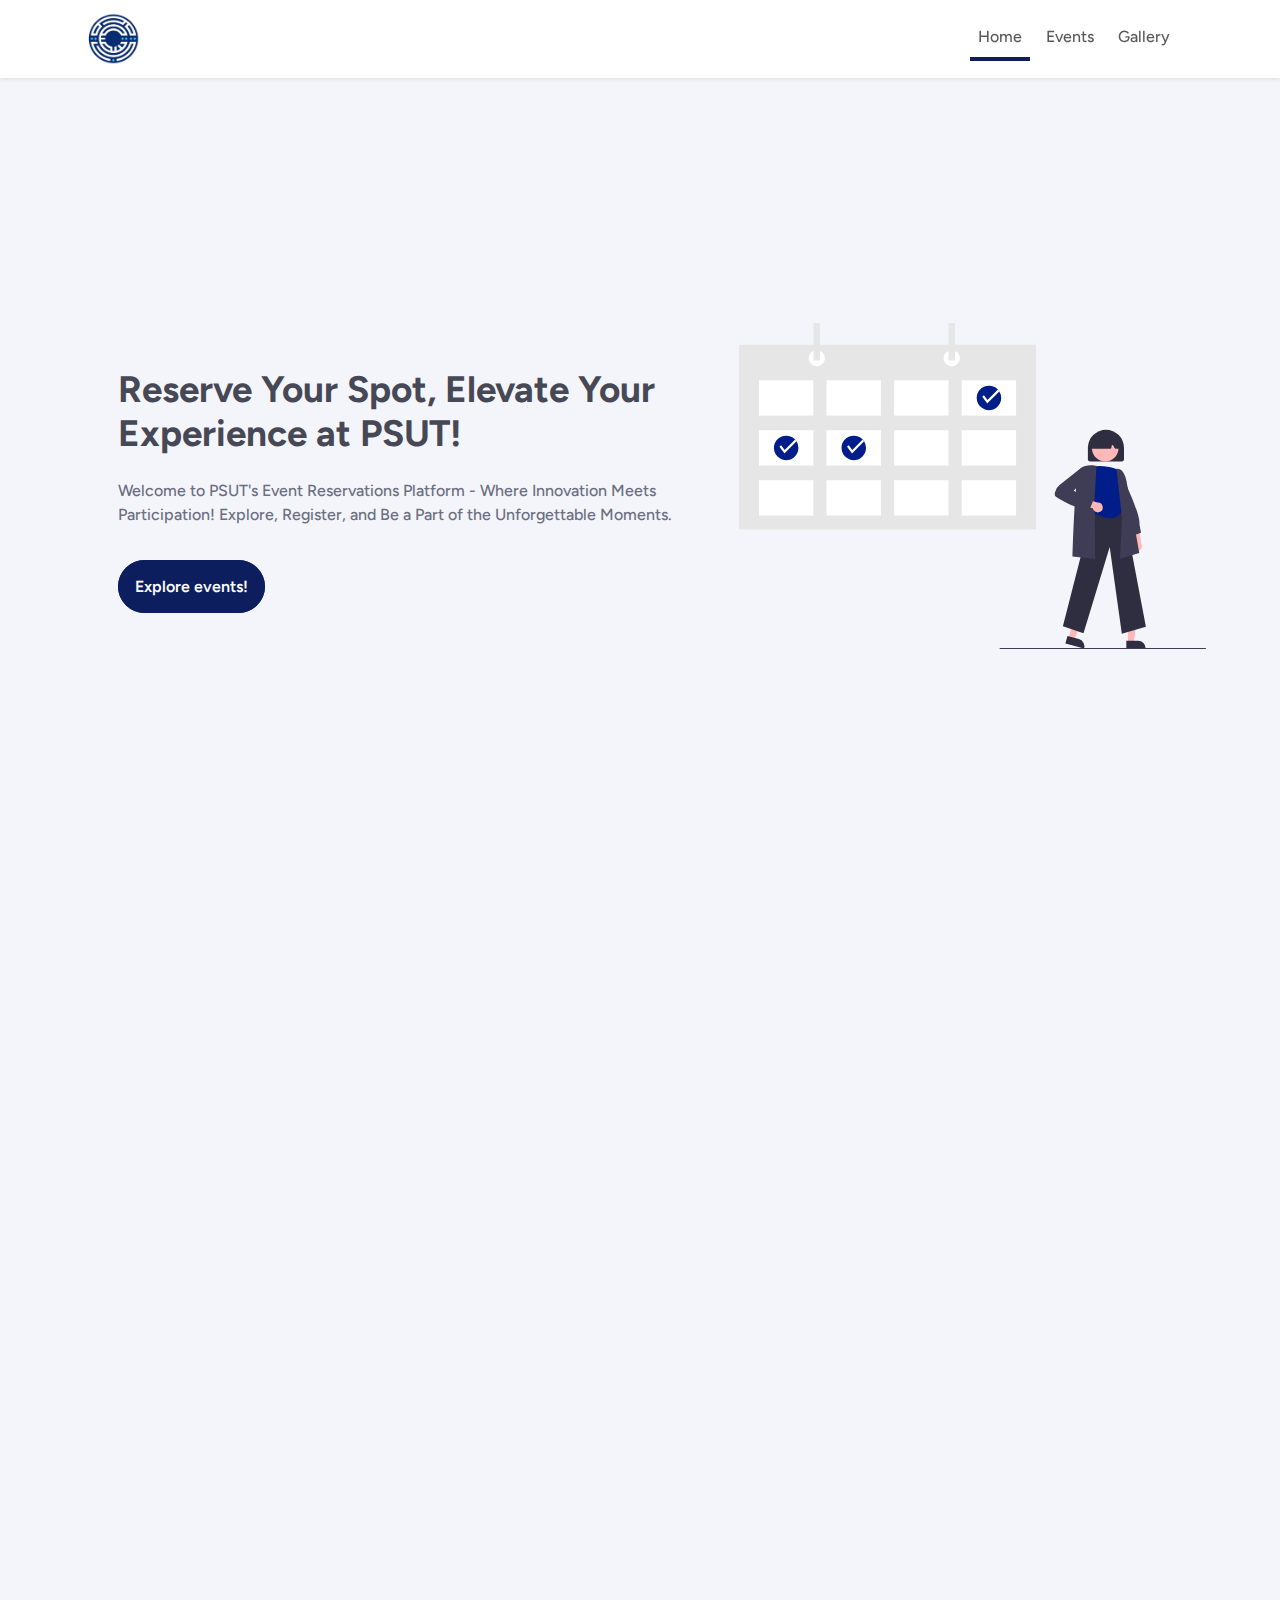
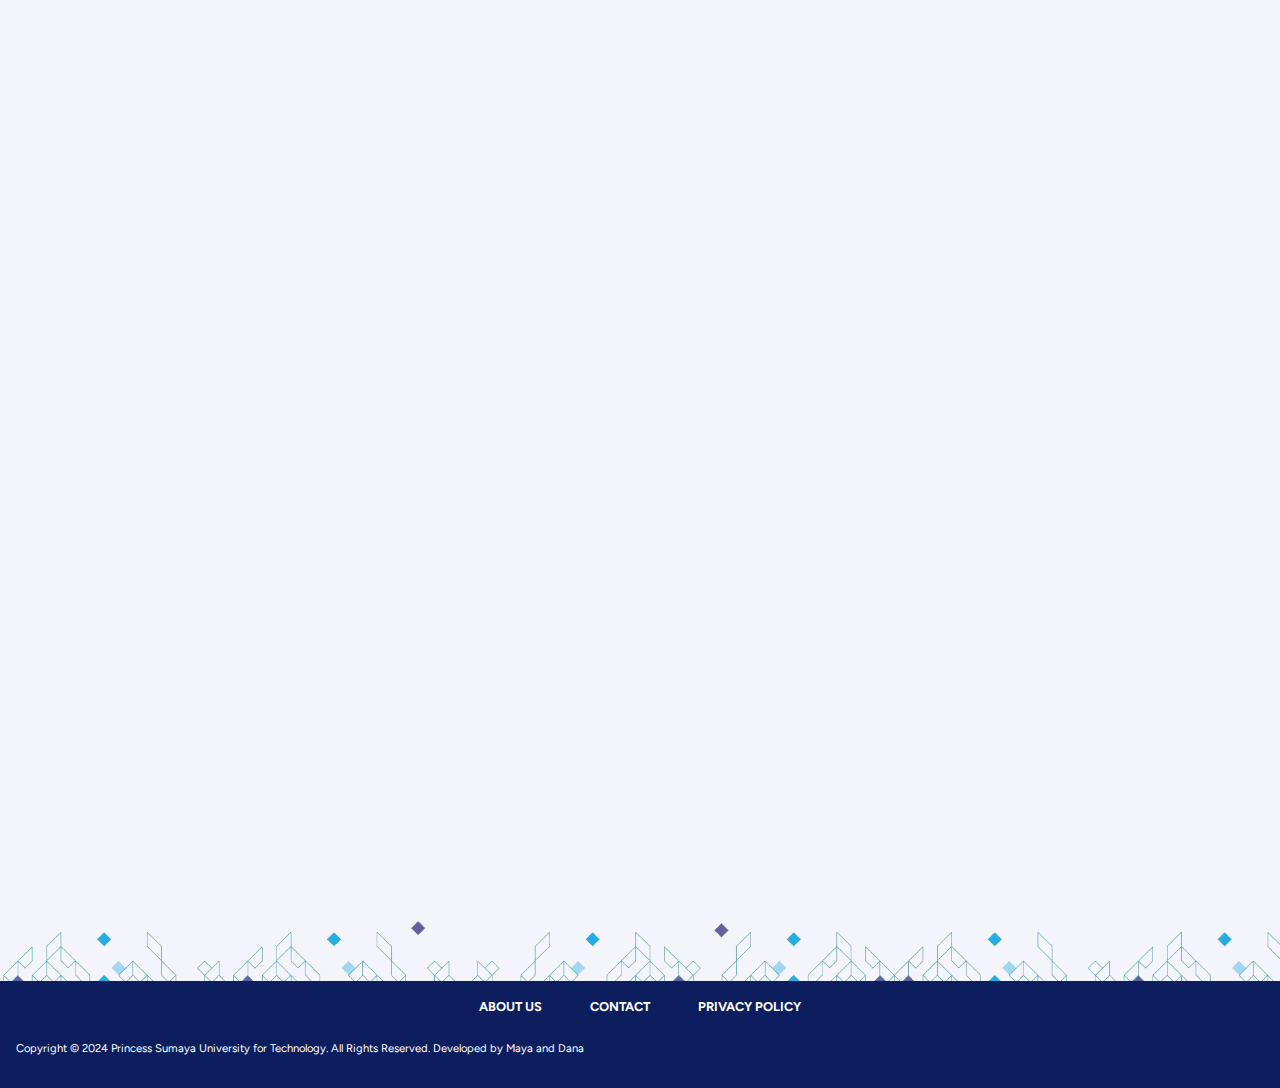
<file: index.html>
<!DOCTYPE html>
<html lang="en">

<head>
    <meta charset="UTF-8">
    <meta name="viewport" content="width=device-width, initial-scale=1.0">
    <title>PSUT - Home</title>

    <!-- Font Awesome -->
    <link rel="stylesheet" href="https://cdnjs.cloudflare.com/ajax/libs/font-awesome/6.5.2/css/all.min.css"
        integrity="sha512-SnH5WK+bZxgPHs44uWIX+LLJAJ9/2PkPKZ5QiAj6Ta86w+fsb2TkcmfRyVX3pBnMFcV7oQPJkl9QevSCWr3W6A=="
        crossorigin="anonymous" referrerpolicy="no-referrer" />

    <!-- Google Font -->
    <link rel="preconnect" href="https://fonts.googleapis.com">
    <link rel="preconnect" href="https://fonts.gstatic.com" crossorigin>
    <link href="https://fonts.googleapis.com/css2?family=Figtree:ital,wght@0,300..900;1,300..900&display=swap"
        rel="stylesheet">

    <!-- Bootstrap CSS-->
    <link href="https://cdn.jsdelivr.net/npm/bootstrap@5.3.3/dist/css/bootstrap.min.css" rel="stylesheet"
        integrity="sha384-QWTKZyjpPEjISv5WaRU9OFeRpok6YctnYmDr5pNlyT2bRjXh0JMhjY6hW+ALEwIH" crossorigin="anonymous">

    <!-- CSS -->
    <link rel="stylesheet" href="./styles.css">


</head>

<body>
    <!-- Navigation Bar -->
    <nav class="navbar fixed-top navbar-expand-lg shadow-sm">
        <div class="container">
            <a class="navbar-brand" href="#">
                <img src="./assets/images/logo.png" alt="PSUT logo">
            </a>
            <button class="navbar-toggler" type="button" data-bs-toggle="offcanvas" data-bs-target="#offcanvasNavbar"
                aria-controls="offcanvasNavbar" aria-label="Toggle navigation">
                <span class="navbar-toggler-icon"></span>
            </button>
            <div class="offcanvas offcanvas-end" tabindex="-1" id="offcanvasNavbar"
                aria-labelledby="offcanvasNavbarLabel">
                <div class="offcanvas-header">
                    <img src="./assets/images/logo.png" alt="PSUT logo" height="50">
                    <button type="button" class="btn-close" data-bs-dismiss="offcanvas" aria-label="Close"></button>
                </div>
                <div class="offcanvas-body">
                    <ul class="navbar-nav justify-content-end flex-grow-1 px-3 gap-3 gap-lg-0">
                        <li class="nav-item mx-1 text-center active">
                            <a class="nav-link" aria-label="Go to the home page" href="#">Home</a>
                        </li>
                        <li class="nav-item mx-1 text-center">
                            <a class="nav-link" aria-label="Go to the events page" href="./events.html">Events</a>
                        </li>
                        <li class="nav-item mx-1 text-center">
                            <a class="nav-link" aria-label="Go to PSUT's gallery" href="./gallery.html">Gallery</a>
                        </li>
                    </ul>

                </div>
            </div>
        </div>
    </nav>

    <!-- Hero Section -->
    <main class="hero-section my-4 mx-3 m-lg-5 d-flex align-items-center hidden">
        <div class="container hidden">
            <div class="row">
                <div class="col-12 col-lg-7 hero-text p-0 p-lg-5 text-center text-lg-start">
                    <h1 class="fw-bold mb-3 mb-lg-4 hidden">Reserve Your Spot, Elevate Your Experience at PSUT!</h1>
                    <p class="mb-4 mb-lg-5 hidden">Welcome to PSUT's Event Reservations Platform - Where
                        Innovation Meets Participation! Explore, Register, and Be a Part of the Unforgettable Moments.
                    </p>
                    <a href="./events.html" aria-label="Go to the events page" class="rounded-pill hidden">Explore
                        events!</a>
                </div>
                <div class="hidden col-12 col-lg-5 p-1 hero-illustration order-first order-lg-last mb-4">
                    <img class="object-fit-fill" src="./assets/images/online-calendar.svg"
                        alt="Online Calendar Illustration" width="100%">
                </div>
            </div>
        </div>
    </main>


    <section class="pepper px-3 p-lg-5 pb-lg-0 d-flex hidden">
        <div class="container hidden">
            <div class="row">
                <div class="hidden col-12 p-0 col-lg-6 align-self-end order-last order-lg-first">
                    <img src="./assets/images/pepper.png" alt="PSUT'S Robot, Pepper.">
                </div>
                <div class="hidden col-12 col-lg-6 my-4 text-center d-flex flex-column justify-content-center gap-3  ">
                    <h2 class="hidden">Meet Pepper: Your Campus Companion</h2>
                    <div class="audio hidden">
                        <audio controls>
                            <source src="./assets/audio/audio_edited.mp3">
                        </audio>
                    </div>
                </div>
            </div>
        </div>
    </section>

    <section class="recent-events d-flex align-items-center hidden">
        <div class="container my-5 my-lg-3 px-4">
            <div class="row justify-content-center gap-4">
                <div class="hidden col-12 text-center fw-bold py-5">
                    <h2 class="hidden">Recent Events</h2>
                </div>
                <div class="hidden col-12 col-lg-3 d-flex justify-content-center p-0">
                    <div class="card d-flex justify-content-center h-100">
                        <img src="./assets/images/events/google.jpeg" class="card-img-top h-50"
                            alt="Google Cloud Platform Workshop Image">
                        <div class="card-body d-flex flex-column justify-content-between">
                            <h5 class="card-title">Introduction to Google Cloud Platform</h5>
                            <p class="card-text">Dive into the future of tech with GDSC PSUT's exclusive 'Introduction
                                to Google Cloud Platform' Workshop!
                            </p>
                            <a href="#" class="btn rounded-pill">RSVP</a>
                        </div>
                        <div class="card-footer">
                            <div class="tags d-flex gap-2">
                                <span class="tag cs-tag">CS:2</span>
                                <span class="tag status-tag">OPEN</span>
                            </div>
                        </div>
                    </div>
                </div>
                <div class="hidden col-12 col-lg-3 d-flex justify-content-center p-0">
                    <div class="card h-100">
                        <img src="./assets/images/events/reactjs.png" class="card-img-top h-50 "
                            alt="ReactJS Bootcamp Image">
                        <div class="card-body d-flex flex-column justify-content-between">
                            <h5 class="card-title">ReactJS Bootcamp</h5>
                            <p class="card-text">Dive deep into the world of React with an intensive React bootcamp! 🚀
                            </p>
                            <a href="#" class="btn rounded-pill">RSVP</a>
                        </div>
                        <div class="card-footer">
                            <div class="tags d-flex gap-2">
                                <span class="tag cs-tag">CS:0</span>
                                <span class="tag status-tag">OPEN</span>
                            </div>
                        </div>
                    </div>
                </div>
                <div class="hidden col-12 col-lg-3 d-flex justify-content-center p-0">
                    <div class="card d-flex justify-content-center h-100">
                        <img src="./assets/images/events/python.jpeg" class="card-img-top h-50"
                            alt="AI and Data Certification Image">
                        <div class="card-body d-flex flex-column justify-content-between">
                            <h5 class="card-title">Python Course</h5>
                            <p class="card-text">This course is designed to be your cozy nest for learning Python.
                                You'll start from scratch, and its as beginner-friendly as it gets!
                            </p>
                            <a href="#" class="btn rounded-pill">RSVP</a>
                        </div>
                        <div class="card-footer">
                            <div class="tags d-flex gap-2">
                                <span class="tag CS-tag">CS:0</span>
                                <span class="tag status-tag">OPEN</span>
                            </div>
                        </div>
                    </div>
                </div>
            </div>
        </div>
    </section>


    <footer>
        <div class="background-image"></div>
        <div class="container-fluid d-flex flex-column gap-4 p-3">
            <div class="footer-top d-flex gap-5 justify-content-center">
                <a href="#" class="text-decoration-none">ABOUT US</a>
                <a href="#" class="text-decoration-none">CONTACT</a>
                <a href="#" class="text-decoration-none">PRIVACY POLICY</a>
            </div>
            <div class="footer-bottom d-flex flex-column flex-lg-row gap-1 justify-content-between">
                <p class="text-center text-lg-start">Copyright © 2024 Princess Sumaya University for Technology. All
                    Rights
                    Reserved. Developed
                    by Maya and Dana
                </p>
                <div class="icons d-flex justify-content-center gap-4 gap-lg-5">
                    <a aria-label="PSUT's Facebook" href="https://www.facebook.com/PSUTOFFICIAL/">
                        <i class="fa-brands fa-facebook-f"></i>
                    </a>
                    <a aria-label="PSUT's Twitter" href="https://twitter.com/PSUTOFFICIAL">
                        <i class="fa-brands fa-twitter"></i>
                    </a>
                    <a aria-label="PSUT's YouTube" href="https://www.youtube.com/user/PSUTUniversityoffici">
                        <i class="fa-brands fa-youtube"></i>
                    </a>
                    <a aria-label="PSUT's LinkedIn"
                        href="https://www.linkedin.com/school/princess-sumaya-university-for-technology/">
                        <i class="fa-brands fa-linkedin-in"></i>
                    </a>
                    <a aria-label="PSUT's Instagram" href="https://www.instagram.com/psutofficial/">
                        <i class="fa-brands fa-instagram"></i>
                    </a>
                    <a aria-label="PSUT's app (Android)"
                        href="https://play.google.com/store/apps/details?id=jo.edu.psut&pli=1">
                        <i class="fa-brands fa-android"></i>
                    </a>
                    <a aria-label="PSUT's app (iOS)" href="https://apps.apple.com/jo/app/my-psut/id1455485762">
                        <i class="fa-brands fa-apple"></i>
                    </a>

                </div>
            </div>
        </div>
    </footer>

    <!-- Bootstrap JS  -->
    <script src="https://cdn.jsdelivr.net/npm/bootstrap@5.3.3/dist/js/bootstrap.bundle.min.js"
        integrity="sha384-YvpcrYf0tY3lHB60NNkmXc5s9fDVZLESaAA55NDzOxhy9GkcIdslK1eN7N6jIeHz"
        crossorigin="anonymous"></script>

    <!-- JS -->
    <script src="./script.js"></script>
</body>

</html>
</file>
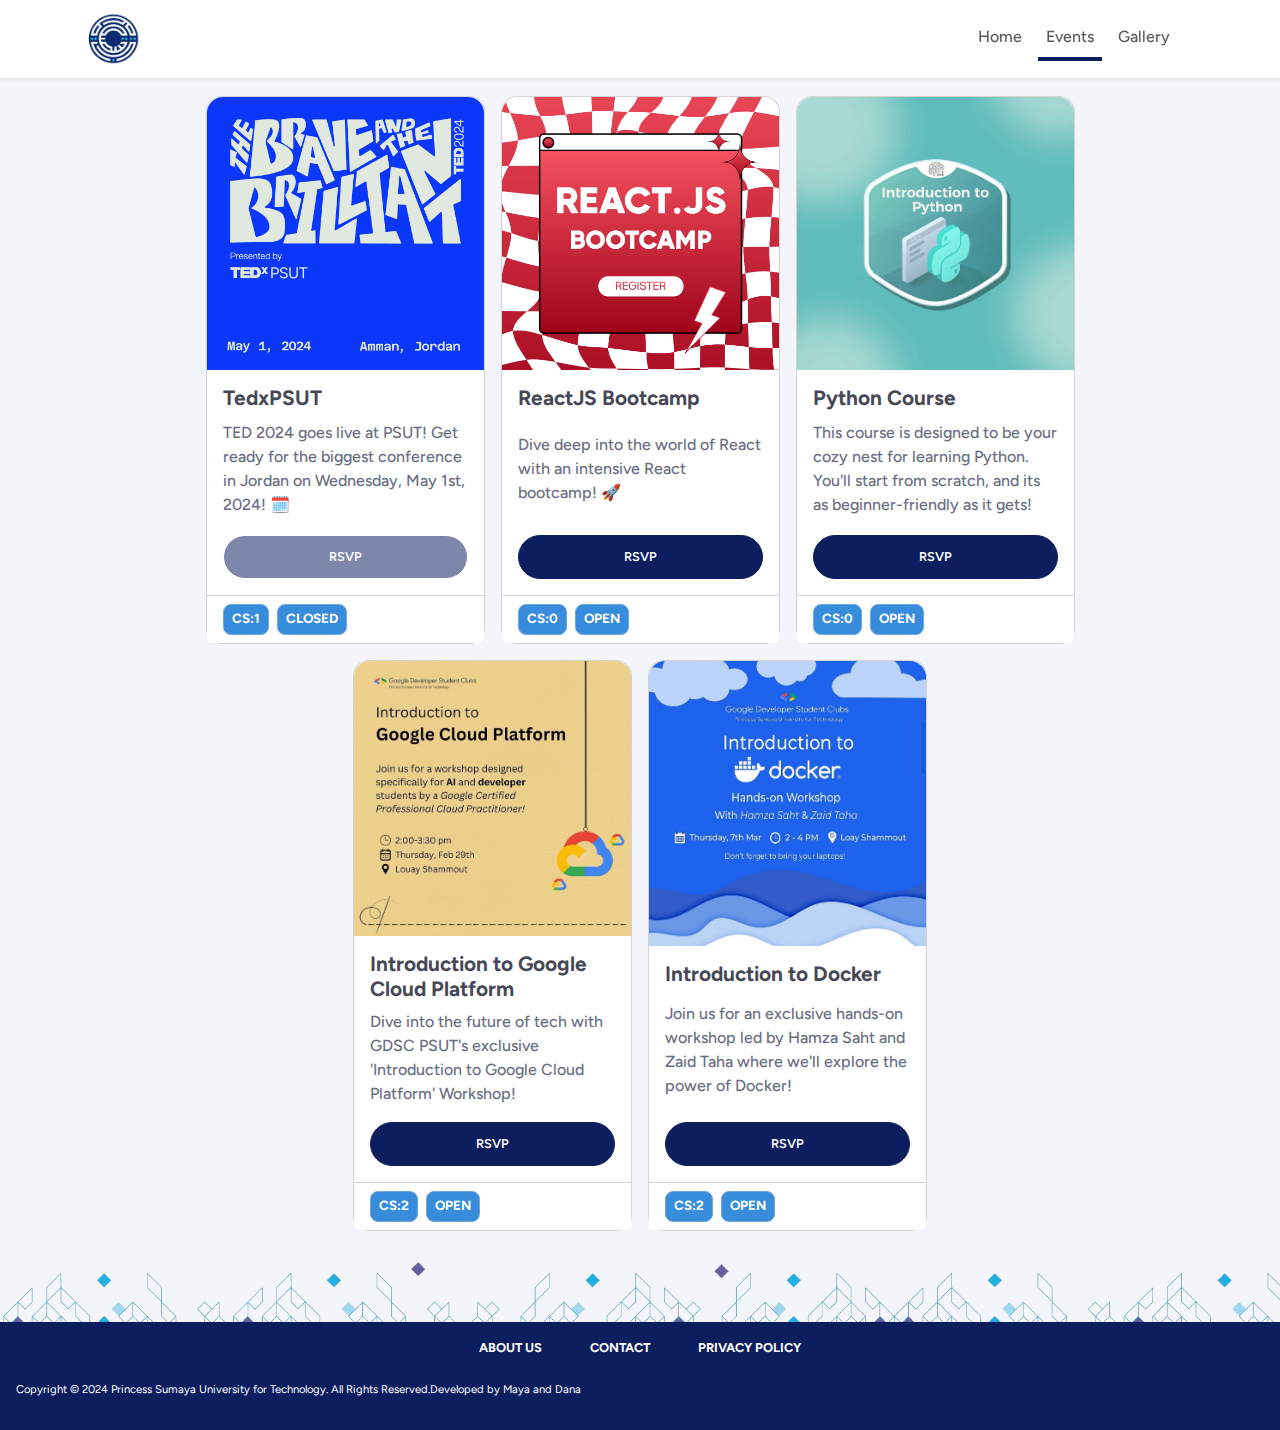
<file: events.html>
<!DOCTYPE html>
<html lang="en">

<head>
    <meta charset="UTF-8">
    <meta name="viewport" content="width=device-width, initial-scale=1.0">
    <title>PSUT - Events</title>

    <!-- Font Awesome -->
    <link rel="stylesheet" href="https://cdnjs.cloudflare.com/ajax/libs/font-awesome/6.5.2/css/all.min.css"
        integrity="sha512-SnH5WK+bZxgPHs44uWIX+LLJAJ9/2PkPKZ5QiAj6Ta86w+fsb2TkcmfRyVX3pBnMFcV7oQPJkl9QevSCWr3W6A=="
        crossorigin="anonymous" referrerpolicy="no-referrer" />

    <!-- Google Font -->
    <link rel="preconnect" href="https://fonts.googleapis.com">
    <link rel="preconnect" href="https://fonts.gstatic.com" crossorigin>
    <link href="https://fonts.googleapis.com/css2?family=Figtree:ital,wght@0,300..900;1,300..900&display=swap"
        rel="stylesheet">

    <!-- Bootstrap CSS-->
    <link href="https://cdn.jsdelivr.net/npm/bootstrap@5.3.3/dist/css/bootstrap.min.css" rel="stylesheet"
        integrity="sha384-QWTKZyjpPEjISv5WaRU9OFeRpok6YctnYmDr5pNlyT2bRjXh0JMhjY6hW+ALEwIH" crossorigin="anonymous">

    <!-- CSS -->
    <link rel="stylesheet" href="./styles.css">


</head>

<body>
    <!-- Navigation Bar -->
    <nav class="navbar fixed-top navbar-expand-lg shadow-sm">
        <div class="container">
            <a class="navbar-brand" href="./index.html">
                <img src="./assets/images/logo.png" alt="PSUT logo">
            </a>
            <button class="navbar-toggler" type="button" data-bs-toggle="offcanvas" data-bs-target="#offcanvasNavbar"
                aria-controls="offcanvasNavbar" aria-label="Toggle navigation">
                <span class="navbar-toggler-icon"></span>
            </button>
            <div class="offcanvas offcanvas-end" tabindex="-1" id="offcanvasNavbar"
                aria-labelledby="offcanvasNavbarLabel">
                <div class="offcanvas-header">
                    <img src="./assets/images/logo-stretched.png" alt="PSUT logo" height="50">
                    <button type="button" class="btn-close" data-bs-dismiss="offcanvas" aria-label="Close"></button>
                </div>
                <div class="offcanvas-body">
                    <ul class="navbar-nav justify-content-end flex-grow-1 px-3 gap-3 gap-lg-0">
                        <li class="nav-item mx-1 text-center">
                            <a class="nav-link" aria-label="Go to the home page" href="./index.html">Home</a>
                        </li>
                        <li class="nav-item mx-1 text-center active">
                            <a class="nav-link" aria-label="Go to the events page" href="./events.html">Events</a>
                        </li>
                        <li class="nav-item mx-1 text-center">
                            <a class="nav-link" aria-label="Go to PSUT's gallery" href="./gallery.html">Gallery</a>
                        </li>
                    </ul>
                </div>
            </div>
        </div>
    </nav>


    <section class="events hidden">
        <div class="container my-5 my-lg-3 px-4">
            <div class="row justify-content-center gap-3">
                <div class="hidden col-12 col-lg-3 d-flex justify-content-center p-0">
                    <div class="card h-100">
                        <img src="./assets/images/events/tedxpsut.png" class="card-img-top h-50"
                            alt="TedxPSUT Event Image">
                        <div class="card-body d-flex flex-column justify-content-between">
                            <h5 class="card-title">TedxPSUT</h5>
                            <p class="card-text">TED 2024 goes live at PSUT! Get ready for the biggest conference in
                                Jordan on Wednesday, May 1st, 2024! 🗓️</p>
                            <a href="#" class="btn rounded-pill disabled">RSVP</a>
                        </div>
                        <div class="card-footer">
                            <div class="tags d-flex gap-2">
                                <span class="tag cs-tag">CS:1</span>
                                <span class="tag status-tag">CLOSED</span>
                            </div>
                        </div>
                    </div>
                </div>

                <div class="hidden col-12 col-lg-3 d-flex justify-content-center p-0">
                    <div class="card h-100">
                        <img src="./assets/images/events/reactjs.png" class="card-img-top h-50 "
                            alt="ReactJS Bootcamp Image">
                        <div class="card-body d-flex flex-column justify-content-between">
                            <h5 class="card-title">ReactJS Bootcamp</h5>
                            <p class="card-text">Dive deep into the world of React with an intensive React bootcamp! 🚀
                            </p>
                            <a href="#" class="btn rounded-pill">RSVP</a>
                        </div>
                        <div class="card-footer">
                            <div class="tags d-flex gap-2">
                                <span class="tag cs-tag">CS:0</span>
                                <span class="tag status-tag">OPEN</span>
                            </div>
                        </div>
                    </div>
                </div>
                <div class="hidden col-12 col-lg-3 d-flex justify-content-center p-0">
                    <div class="card d-flex justify-content-center h-100">
                        <img src="./assets/images/events/python.jpeg" class="card-img-top h-50"
                            alt="AI and Data Certification Image">
                        <div class="card-body d-flex flex-column justify-content-between">
                            <h5 class="card-title">Python Course</h5>
                            <p class="card-text">This course is designed to be your cozy nest for learning Python.
                                You'll start from scratch, and its as beginner-friendly as it gets!
                            </p>
                            <a href="#" class="btn rounded-pill">RSVP</a>
                        </div>
                        <div class="card-footer">
                            <div class="tags d-flex gap-2">
                                <span class="tag CS-tag">CS:0</span>
                                <span class="tag status-tag">OPEN</span>
                            </div>
                        </div>
                    </div>
                </div>
                <div class="hidden col-12 col-lg-3 d-flex justify-content-center p-0">
                    <div class="card d-flex justify-content-center h-100">
                        <img src="./assets/images/events/google.jpeg" class="card-img-top h-50"
                            alt="Google Cloud Platform Workshop Image">
                        <div class="card-body d-flex flex-column justify-content-between">
                            <h5 class="card-title">Introduction to Google Cloud Platform</h5>
                            <p class="card-text">Dive into the future of tech with GDSC PSUT's exclusive 'Introduction
                                to Google Cloud Platform' Workshop!
                            </p>
                            <a href="#" class="btn rounded-pill">RSVP</a>
                        </div>
                        <div class="card-footer">
                            <div class="tags d-flex gap-2">
                                <span class="tag cs-tag">CS:2</span>
                                <span class="tag status-tag">OPEN</span>
                            </div>
                        </div>
                    </div>
                </div>
                <div class="hidden col-12 col-lg-3 d-flex justify-content-center p-0">
                    <div class="card d-flex justify-content-center h-100">
                        <img src="./assets/images/events/docker.jpeg" class="card-img-top h-50"
                            alt="Google Cloud Platform Workshop Image">
                        <div class="card-body d-flex flex-column justify-content-between">
                            <h5 class="card-title">Introduction to Docker</h5>
                            <p class="card-text">Join us for an exclusive hands-on
                                workshop led by Hamza Saht and Zaid Taha where we'll explore the power of Docker!
                            </p>
                            <a href="#" class="btn rounded-pill">RSVP</a>
                        </div>
                        <div class="card-footer">
                            <div class="tags d-flex gap-2">
                                <span class="tag cs-tag">CS:2</span>
                                <span class="tag status-tag">OPEN</span>
                            </div>
                        </div>
                    </div>
                </div>
            </div>
        </div>
        </div>
    </section>

    <footer>
        <div class="background-image"></div>
        <div class="container-fluid d-flex flex-column gap-4 p-3">
            <div class="footer-top d-flex gap-5 justify-content-center">
                <a href="#" class="text-decoration-none">ABOUT US</a>
                <a href="#" class="text-decoration-none">CONTACT</a>
                <a href="#" class="text-decoration-none">PRIVACY POLICY</a>
            </div>
            <div class="footer-bottom d-flex flex-column flex-lg-row gap-1 justify-content-between">
                <p class="text-center text-lg-start">Copyright © 2024 Princess Sumaya University for Technology. All
                    Rights
                    Reserved.Developed
                    by Maya and Dana
                </p>
                <div class="icons d-flex justify-content-center gap-4 gap-lg-5">
                    <a aria-label="PSUT's Facebook" href="https://www.facebook.com/PSUTOFFICIAL/">
                        <i class="fa-brands fa-facebook-f"></i>
                    </a>
                    <a aria-label="PSUT's Twitter" href="https://twitter.com/PSUTOFFICIAL">
                        <i class="fa-brands fa-twitter"></i>
                    </a>
                    <a aria-label="PSUT's YouTube" href="https://www.youtube.com/user/PSUTUniversityoffici">
                        <i class="fa-brands fa-youtube"></i>
                    </a>
                    <a aria-label="PSUT's LinkedIn"
                        href="https://www.linkedin.com/school/princess-sumaya-university-for-technology/">
                        <i class="fa-brands fa-linkedin-in"></i>
                    </a>
                    <a aria-label="PSUT's Instagram" href="https://www.instagram.com/psutofficial/">
                        <i class="fa-brands fa-instagram"></i>
                    </a>
                    <a aria-label="PSUT's app (Android)"
                        href="https://play.google.com/store/apps/details?id=jo.edu.psut&pli=1">
                        <i class="fa-brands fa-android"></i>
                    </a>
                    <a aria-label="PSUT's app (iOS)" href="https://apps.apple.com/jo/app/my-psut/id1455485762">
                        <i class="fa-brands fa-apple"></i>
                    </a>

                </div>
            </div>
        </div>
    </footer>

    <!-- Bootstrap JS  -->
    <script src="https://cdn.jsdelivr.net/npm/bootstrap@5.3.3/dist/js/bootstrap.bundle.min.js"
        integrity="sha384-YvpcrYf0tY3lHB60NNkmXc5s9fDVZLESaAA55NDzOxhy9GkcIdslK1eN7N6jIeHz"
        crossorigin="anonymous"></script>

    <!-- JS -->
    <script src="./script.js"></script>
</body>

</html>
</file>
<file: styles.css>
:root {
    --light-gray: #6B6F82;
    --dark-gray: #464855;
    --pepper-white: #fbf8fc;
    --school-color-footer: #1E5C7D;
    --school-color-dark: #001d89;
    --school-color-darker: #0d1e5f;
    --school-color-medium: #adceec;
    --school-color-soft: #cfe2f33a;
    --school-color-light: #6fa8dc;
    --school-color-bright: #378cdb;
    --school-color-white: #FFF;
    --background-color: #F4F5FA;
}

* {
    margin: 0;
    padding: 0;
}

body {
    overflow-x: hidden;
    box-sizing: border-box;
    font-family: "Figtree", sans-serif;
    font-optical-sizing: auto;
    font-style: normal;
    font-size: 16px;
    background-color: var(--background-color);
    padding-top: 80px;
    min-height: fit-content;
}

.navbar {
    background-color: white;
}

.navbar-brand img {
    width: 55px;
}

.navbar-toggler {
    border: none;
}

.navbar-toggler:focus {
    box-shadow: none;
}

.nav-item {
    border-bottom: 4px solid transparent;
    transition: all 300ms ease-in-out;
    font-weight: 500;
}

.active,
.nav-item:hover {
    font-weight: 500;
    color: var(--school-color-darker);
    border-bottom: 4px solid var(--school-color-darker)
}

.hero-section {
    min-height: calc(100vh - 5rem);
}

.hero-section img {
    width: 100%;
}

.hero-text h1 {
    font-weight: 800;
    font-size: 1.3rem;
    color: var(--dark-gray);
}

.hero-text p {
    font-weight: 500;
    color: var(--light-gray);
}


.hero-text a {
    padding: 0.7rem;
    font-size: 0.8rem;
    color: white;
    font-weight: 600;
    text-decoration: none;
    background-color: var(--school-color-darker);
    border: 1px solid var(--school-color-darker);
    transition: background-color 200ms ease-in-out;
}

.hero-text a:hover,
.hero-text a:focus,
.hero-text a:active {
    color: var(--school-color-darker);
    background-color: transparent;
    font-weight: 600;
    border: 1px solid var(--school-color-darker);
}

.pepper {
    min-height: calc(100vh - 5rem);
    background-color: var(--school-color-darker);
}

.pepper .container .row {
    height: 100%;
}

.pepper h2 {
    color: #FFF;
    font-weight: 800;
    font-size: 1.3rem;
    line-height: 2rem;
}

.pepper img {
    width: 100%;
    filter: drop-shadow(-1px 0px 111px rgba(255, 255, 255, 0.5)) drop-shadow(-15px 0px 15px rgba(0, 29, 137, 0.8));
}

.pepper audio {
    width: 15rem;
}

.recent-events {
    min-height: calc(100vh - 10rem);
}

.recent-events h2 {
    font-weight: 800;
    color: var(--dark-gray);
}

.background-image {
    background-size: cover;
}

.card {
    height: 100%;
    border-radius: 1rem;
    transition: box-shadow 200ms ease-in-out;
}

.card img {
    border-radius: 1rem 1rem 0 0;
}

.card:hover {
    box-shadow: 0 0 11px rgba(33, 33, 33, 0.219);
}

.card a {
    padding: 0.7rem;
    font-size: 0.8rem;
    color: white;
    font-weight: 600;
    text-decoration: none;
    background-color: var(--school-color-darker);
    border: 1px solid var(--school-color-darker);
    transition: background-color 200ms ease-in-out;
}

.card h5 {
    font-weight: 700;
    font-size: 1.3rem;
    color: var(--dark-gray);
}

.card p {
    font-weight: 500;
    color: var(--light-gray);
}

.card a:hover {
    color: var(--school-color-darker);
    background-color: transparent;
    font-weight: 600;
    border: 1px solid var(--school-color-darker);
}

.card a.disabled {
    background-color: #0d1d5fd0;
    color: white;
}

.card-footer {
    background-color: white;
}

.tag {
    padding: 0.3rem 0.5rem;
    font-size: smaller;
    color: white;
    font-weight: bold;
    border-radius: 0.5rem;
    background-color: var(--school-color-bright);
    border: 1px solid var(--school-color-light);
}



.image-container {
    columns: 3 15rem;
    gap: 1rem;
}

.image,
.video {
    display: block;
    width: 100%;
    height: auto;
    transition: all 10ms ease-in;
}

.image:hover,
.video:hover {
    box-shadow: 0 0 15px rgba(33, 33, 33, 0.678);
}

footer .container-fluid {
    color: white;
    background-color: var(--school-color-darker);
}

footer .background-image {
    height: 75px;
    background-image: url(./assets/images/background-image-nobg.png);
    background-size: cover;
    background-repeat: no-repeat;
    background-position: center center;
}

footer a {
    color: white;
    font-size: 0.6rem;
    font-weight: bold;
}

footer p {
    font-size: 0.7rem;
}

footer .icons i {
    font-size: 1rem;
}

@media only screen and (min-width: 768px) {

    .navbar-brand img {
        width: 65px;
    }

    .hero-section {
        min-height: calc(100vh - 10rem);
    }

    .hero-section h1 {
        font-size: 2.3rem;
    }

    .hero-text a {
        padding: 1rem;
        font-size: 1rem;
    }

    .pepper h2 {
        font-size: 2rem;
    }

    .pepper audio {
        width: 25rem;
    }

    footer a {
        font-size: 0.8rem;
    }

    footer .icons i {
        font-size: 1.2rem;
    }
}

/* scroll animation */
.hidden {
    opacity: 0;
    transition: all 1s;
}

.show {
    opacity: 1;
}
</file>
